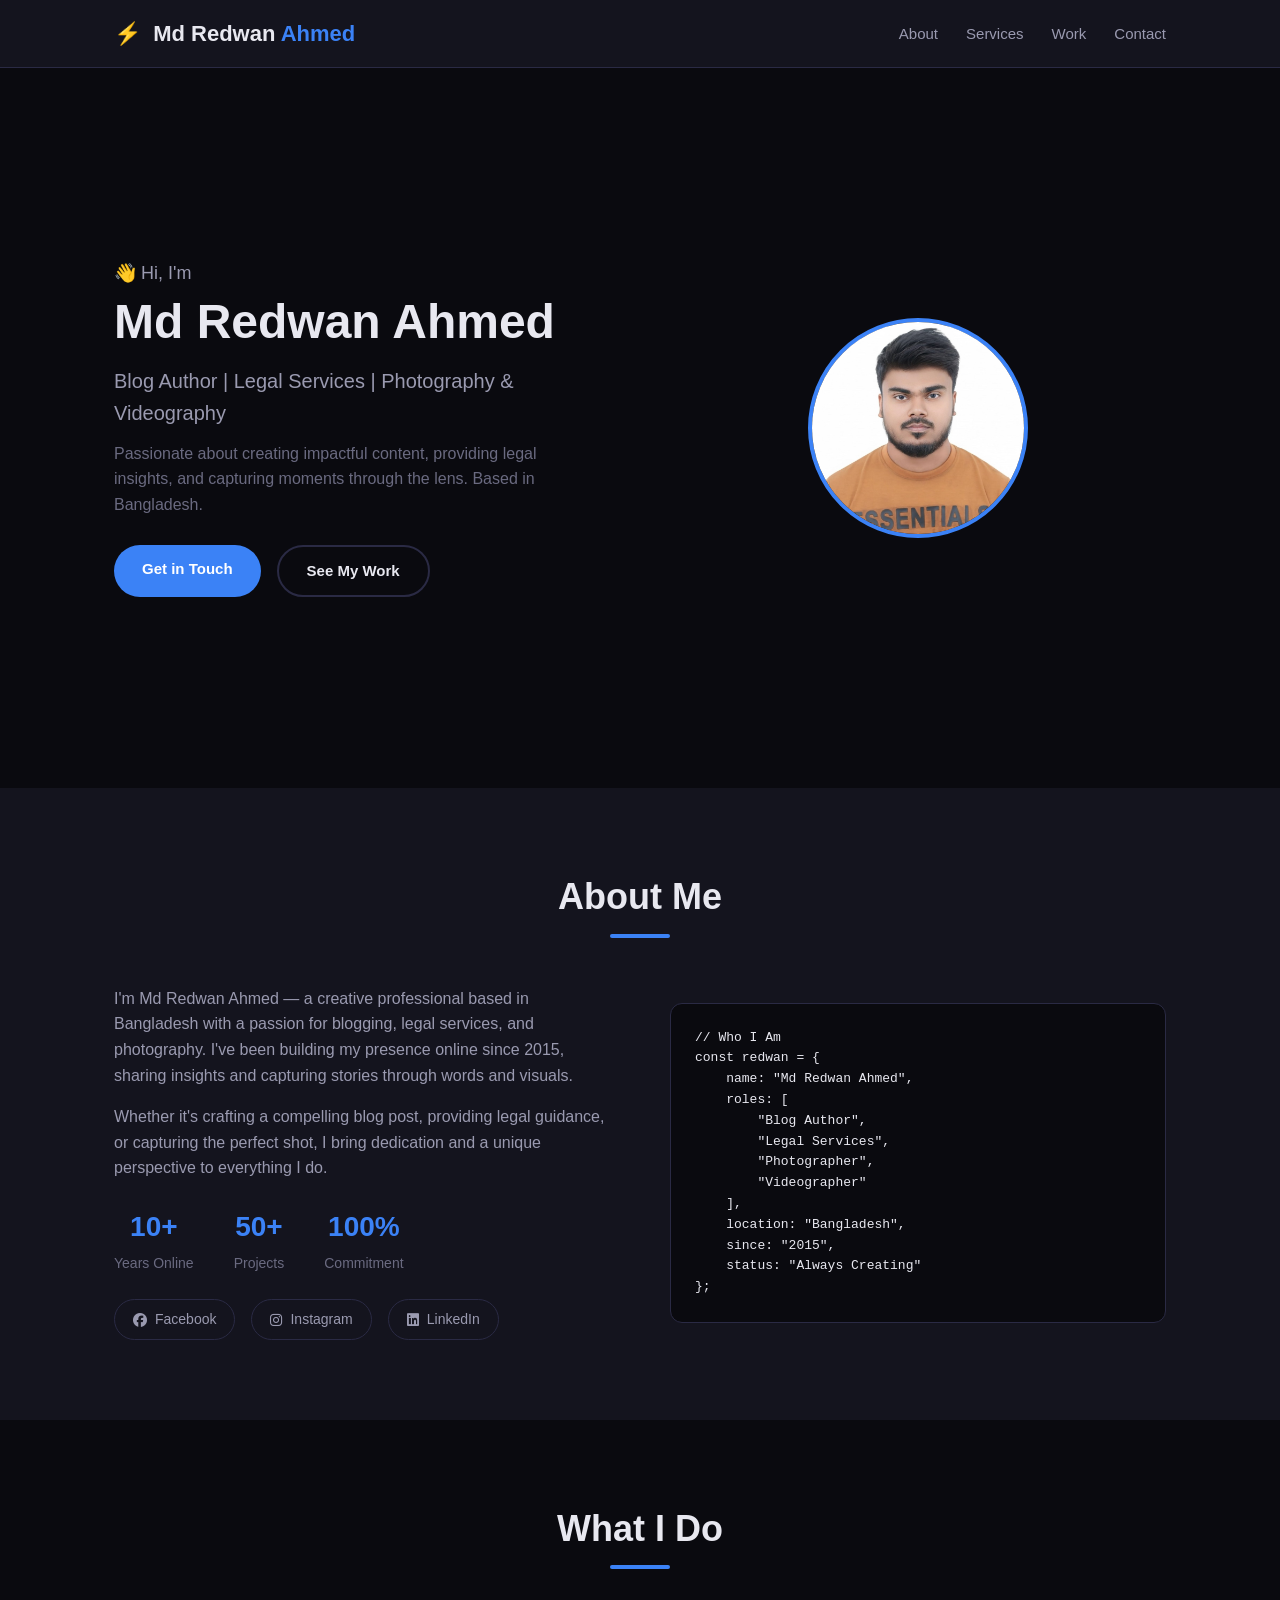
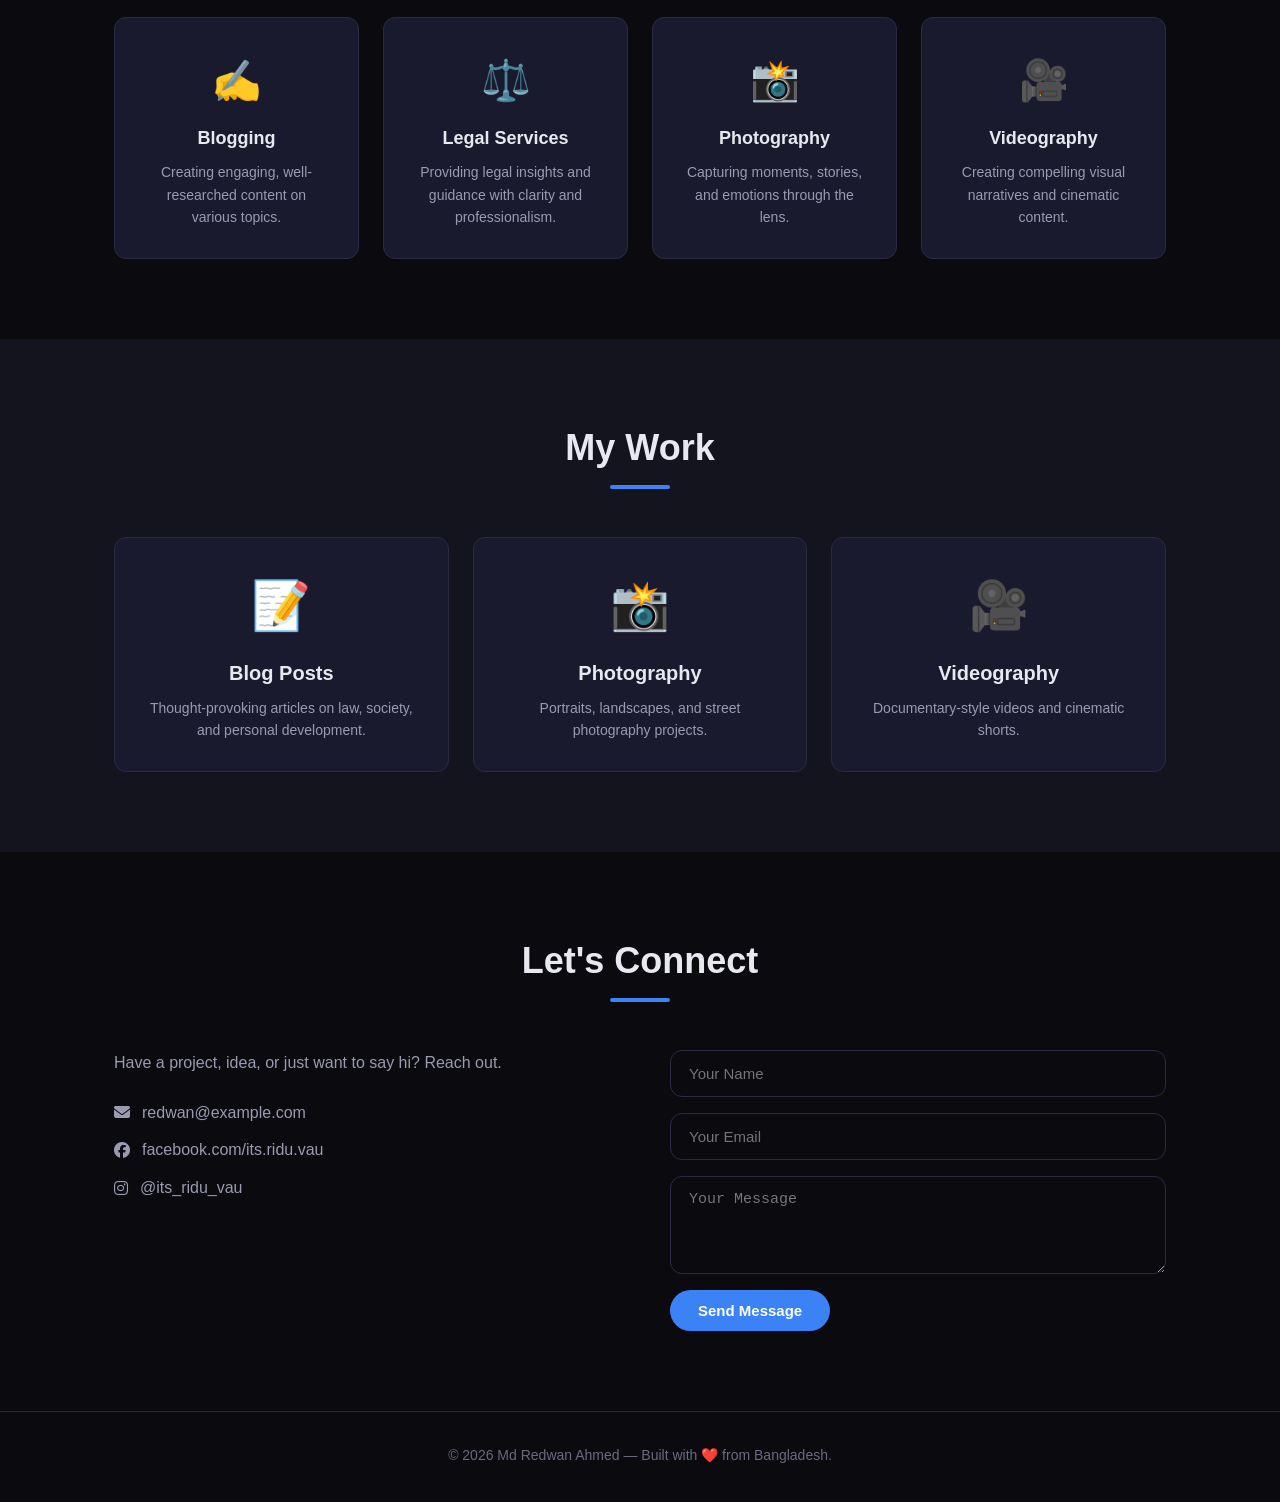
<file: index.html>
<!DOCTYPE html>
<html lang="en">
<head>
    <meta charset="UTF-8" />
    <meta name="viewport" content="width=device-width, initial-scale=1.0" />
    <title>Md Redwan Ahmed — Portfolio</title>
    <link rel="stylesheet" href="style.css" />
    <link rel="stylesheet" href="https://cdnjs.cloudflare.com/ajax/libs/font-awesome/6.5.1/css/all.min.css" />
</head>
<body>

    <!-- ===== HEADER ===== -->
    <header class="header">
        <nav class="container nav">
            <div class="logo">
                <span class="logo-icon">⚡</span>
                <span class="logo-text">Md Redwan <span class="highlight">Ahmed</span></span>
            </div>
            <ul class="nav-links" id="navLinks">
                <li><a href="#about">About</a></li>
                <li><a href="#services">Services</a></li>
                <li><a href="#work">Work</a></li>
                <li><a href="#contact">Contact</a></li>
            </ul>
            <div class="hamburger" id="hamburger">
                <span></span>
                <span></span>
                <span></span>
            </div>
        </nav>
    </header>

    <!-- ===== HERO ===== -->
    <section class="hero" id="hero">
        <div class="container hero-content">
            <div class="hero-text">
                <span class="hero-greeting">👋 Hi, I'm</span>
                <h1>Md Redwan Ahmed</h1>
                <p class="hero-tagline">Blog Author | Legal Services | Photography & Videography</p>
                <p class="hero-description">
                    Passionate about creating impactful content, providing legal insights, 
                    and capturing moments through the lens. Based in Bangladesh.
                </p>
                <div class="hero-buttons">
                    <a href="#contact" class="btn btn-primary">Get in Touch</a>
                    <a href="#work" class="btn btn-secondary">See My Work</a>
                </div>
            </div>
            <div class="hero-image">
                <img src="profile.jpg" alt="Md Redwan Ahmed" class="profile-image" />
            </div>
        </div>
    </section>

    <!-- ===== ABOUT ===== -->
    <section class="about" id="about">
        <div class="container">
            <h2 class="section-title">About Me</h2>
            <div class="about-grid">
                <div class="about-text">
                    <p>
                        I'm Md Redwan Ahmed — a creative professional based in Bangladesh with a passion for 
                        blogging, legal services, and photography. I've been building my presence online since 2015, 
                        sharing insights and capturing stories through words and visuals.
                    </p>
                    <p>
                        Whether it's crafting a compelling blog post, providing legal guidance, or 
                        capturing the perfect shot, I bring dedication and a unique perspective to everything I do.
                    </p>
                    <div class="about-stats">
                        <div class="stat">
                            <span class="stat-number">10+</span>
                            <span class="stat-label">Years Online</span>
                        </div>
                        <div class="stat">
                            <span class="stat-number">50+</span>
                            <span class="stat-label">Projects</span>
                        </div>
                        <div class="stat">
                            <span class="stat-number">100%</span>
                            <span class="stat-label">Commitment</span>
                        </div>
                    </div>
                    <div class="about-social">
                        <a href="https://www.facebook.com/its.ridu.vau" target="_blank" class="social-link">
                            <i class="fab fa-facebook"></i> Facebook
                        </a>
                        <a href="#" class="social-link">
                            <i class="fab fa-instagram"></i> Instagram
                        </a>
                        <a href="#" class="social-link">
                            <i class="fab fa-linkedin"></i> LinkedIn
                        </a>
                    </div>
                </div>
                <div class="about-image">
                    <div class="code-block">
                        <pre>// Who I Am
const redwan = {
    name: "Md Redwan Ahmed",
    roles: [
        "Blog Author",
        "Legal Services",
        "Photographer",
        "Videographer"
    ],
    location: "Bangladesh",
    since: "2015",
    status: "Always Creating"
};</pre>
                    </div>
                </div>
            </div>
        </div>
    </section>

    <!-- ===== SERVICES ===== -->
    <section class="services" id="services">
        <div class="container">
            <h2 class="section-title">What I Do</h2>
            <div class="services-grid">
                <div class="service-card">
                    <div class="service-icon">✍️</div>
                    <h3>Blogging</h3>
                    <p>Creating engaging, well-researched content on various topics.</p>
                </div>
                <div class="service-card">
                    <div class="service-icon">⚖️</div>
                    <h3>Legal Services</h3>
                    <p>Providing legal insights and guidance with clarity and professionalism.</p>
                </div>
                <div class="service-card">
                    <div class="service-icon">📸</div>
                    <h3>Photography</h3>
                    <p>Capturing moments, stories, and emotions through the lens.</p>
                </div>
                <div class="service-card">
                    <div class="service-icon">🎥</div>
                    <h3>Videography</h3>
                    <p>Creating compelling visual narratives and cinematic content.</p>
                </div>
            </div>
        </div>
    </section>

    <!-- ===== WORK ===== -->
    <section class="work" id="work">
        <div class="container">
            <h2 class="section-title">My Work</h2>
            <div class="work-grid">
                <div class="work-item">
                    <div class="work-placeholder">📝</div>
                    <h3>Blog Posts</h3>
                    <p>Thought-provoking articles on law, society, and personal development.</p>
                </div>
                <div class="work-item">
                    <div class="work-placeholder">📸</div>
                    <h3>Photography</h3>
                    <p>Portraits, landscapes, and street photography projects.</p>
                </div>
                <div class="work-item">
                    <div class="work-placeholder">🎥</div>
                    <h3>Videography</h3>
                    <p>Documentary-style videos and cinematic shorts.</p>
                </div>
            </div>
        </div>
    </section>

    <!-- ===== CONTACT ===== -->
    <section class="contact" id="contact">
        <div class="container">
            <h2 class="section-title">Let's Connect</h2>
            <div class="contact-content">
                <div class="contact-info">
                    <p>Have a project, idea, or just want to say hi? Reach out.</p>
                    <ul class="contact-links">
                        <li><i class="fas fa-envelope"></i> redwan@example.com</li>
                        <li><i class="fab fa-facebook"></i> <a href="https://www.facebook.com/its.ridu.vau" target="_blank">facebook.com/its.ridu.vau</a></li>
                        <li><i class="fab fa-instagram"></i> <a href="#">@its_ridu_vau</a></li>
                    </ul>
                </div>
                <form class="contact-form" id="contactForm">
                    <input type="text" placeholder="Your Name" required />
                    <input type="email" placeholder="Your Email" required />
                    <textarea rows="4" placeholder="Your Message" required></textarea>
                    <button type="submit" class="btn btn-primary">Send Message</button>
                </form>
            </div>
        </div>
    </section>

    <!-- ===== FOOTER ===== -->
    <footer class="footer">
        <div class="container">
            <p>© 2026 Md Redwan Ahmed — Built with ❤️ from Bangladesh.</p>
        </div>
    </footer>

    <script src="main.js"></script>
</body>
</html>
</file>
<file: style.css>
* {
    margin: 0;
    padding: 0;
    box-sizing: border-box;
}

:root {
    --bg-primary: #0a0a0f;
    --bg-secondary: #14141e;
    --bg-card: #1a1a2e;
    --text-primary: #e8e8f0;
    --text-secondary: #9a9ab0;
    --text-muted: #6a6a80;
    --border-color: #2a2a44;
    --accent: #3b82f6;
    --accent-hover: #2563eb;
    --radius: 12px;
    --transition: 0.3s ease;
}

html {
    scroll-behavior: smooth;
}

body {
    font-family: -apple-system, BlinkMacSystemFont, 'Segoe UI', Roboto, sans-serif;
    background: var(--bg-primary);
    color: var(--text-primary);
    line-height: 1.6;
}

.container {
    max-width: 1100px;
    margin: 0 auto;
    padding: 0 24px;
}

.header {
    padding: 16px 0;
    border-bottom: 1px solid var(--border-color);
    background: var(--bg-secondary);
    position: sticky;
    top: 0;
    z-index: 100;
    backdrop-filter: blur(10px);
}

.nav {
    display: flex;
    justify-content: space-between;
    align-items: center;
}

.logo {
    font-size: 22px;
    font-weight: 800;
}

.logo-icon {
    margin-right: 6px;
}

.highlight {
    color: var(--accent);
}

.nav-links {
    display: flex;
    list-style: none;
    gap: 28px;
}

.nav-links a {
    color: var(--text-secondary);
    text-decoration: none;
    font-size: 15px;
    transition: var(--transition);
}

.nav-links a:hover {
    color: var(--text-primary);
}

.hamburger {
    display: none;
    flex-direction: column;
    gap: 5px;
    cursor: pointer;
}

.hamburger span {
    display: block;
    width: 25px;
    height: 2px;
    background: var(--text-primary);
    transition: var(--transition);
}

.hero {
    padding: 80px 0;
    min-height: 80vh;
    display: flex;
    align-items: center;
}

.hero-content {
    display: grid;
    grid-template-columns: 1fr 1fr;
    gap: 60px;
    align-items: center;
}

.hero-greeting {
    font-size: 18px;
    color: var(--text-secondary);
    display: block;
    margin-bottom: 8px;
}

.hero h1 {
    font-size: 48px;
    font-weight: 900;
    line-height: 1.1;
    margin-bottom: 16px;
}

.hero-tagline {
    font-size: 20px;
    color: var(--text-secondary);
    margin-bottom: 12px;
}

.hero-description {
    color: var(--text-muted);
    font-size: 16px;
    max-width: 450px;
    margin-bottom: 28px;
}

.hero-buttons {
    display: flex;
    gap: 16px;
    flex-wrap: wrap;
}

.btn {
    padding: 12px 28px;
    border-radius: 50px;
    text-decoration: none;
    font-weight: 600;
    transition: var(--transition);
    display: inline-block;
    border: none;
    cursor: pointer;
    font-size: 15px;
}

.btn-primary {
    background: var(--accent);
    color: #fff;
}

.btn-primary:hover {
    background: var(--accent-hover);
    transform: translateY(-2px);
}

.btn-secondary {
    border: 2px solid var(--border-color);
    color: var(--text-primary);
}

.btn-secondary:hover {
    border-color: var(--accent);
    color: var(--text-primary);
}

.profile-image {
    width: 220px;
    height: 220px;
    border-radius: 50%;
    object-fit: cover;
    border: 4px solid var(--accent);
    display: block;
    margin: 0 auto;
}

.section-title {
    font-size: 36px;
    font-weight: 800;
    text-align: center;
    margin-bottom: 48px;
}

.section-title::after {
    content: '';
    display: block;
    width: 60px;
    height: 4px;
    background: var(--accent);
    margin: 8px auto 0;
    border-radius: 2px;
}

.about {
    padding: 80px 0;
    background: var(--bg-secondary);
}

.about-grid {
    display: grid;
    grid-template-columns: 1fr 1fr;
    gap: 60px;
    align-items: center;
}

.about-text p {
    color: var(--text-secondary);
    font-size: 16px;
    margin-bottom: 16px;
}

.about-stats {
    display: flex;
    gap: 40px;
    margin-top: 24px;
}

.stat {
    text-align: center;
}

.stat-number {
    display: block;
    font-size: 28px;
    font-weight: 800;
    color: var(--accent);
}

.stat-label {
    font-size: 14px;
    color: var(--text-muted);
}

.about-social {
    display: flex;
    gap: 16px;
    margin-top: 24px;
    flex-wrap: wrap;
}

.social-link {
    display: inline-flex;
    align-items: center;
    gap: 8px;
    color: var(--text-secondary);
    text-decoration: none;
    padding: 8px 18px;
    border: 1px solid var(--border-color);
    border-radius: 50px;
    transition: var(--transition);
    font-size: 14px;
}

.social-link:hover {
    border-color: var(--accent);
    color: var(--text-primary);
}

.code-block {
    background: var(--bg-primary);
    padding: 24px;
    border-radius: var(--radius);
    border: 1px solid var(--border-color);
    overflow-x: auto;
}

.code-block code {
    font-family: 'Courier New', monospace;
    font-size: 14px;
    color: #e8e8f0;
    line-height: 1.8;
    white-space: pre-wrap;
}

.code-comment {
    color: #6a6a80;
}

.code-keyword {
    color: #3b82f6;
}

.code-string {
    color: #34d399;
}

.services {
    padding: 80px 0;
}

.services-grid {
    display: grid;
    grid-template-columns: repeat(auto-fit, minmax(220px, 1fr));
    gap: 24px;
}

.service-card {
    background: var(--bg-card);
    padding: 30px;
    border-radius: var(--radius);
    border: 1px solid var(--border-color);
    text-align: center;
    transition: var(--transition);
}

.service-card:hover {
    border-color: var(--accent);
    transform: translateY(-4px);
}

.service-icon {
    font-size: 40px;
    margin-bottom: 12px;
}

.service-card h3 {
    font-size: 18px;
    margin-bottom: 8px;
}

.service-card p {
    color: var(--text-secondary);
    font-size: 14px;
}

.work {
    padding: 80px 0;
    background: var(--bg-secondary);
}

.work-grid {
    display: grid;
    grid-template-columns: repeat(auto-fit, minmax(260px, 1fr));
    gap: 24px;
}

.work-item {
    background: var(--bg-card);
    padding: 30px;
    border-radius: var(--radius);
    border: 1px solid var(--border-color);
    text-align: center;
    transition: var(--transition);
}

.work-item:hover {
    border-color: var(--accent);
    transform: translateY(-4px);
}

.work-placeholder {
    font-size: 48px;
    margin-bottom: 12px;
}

.work-item h3 {
    font-size: 20px;
    margin-bottom: 8px;
}

.work-item p {
    color: var(--text-secondary);
    font-size: 14px;
}

.contact {
    padding: 80px 0;
}

.contact-content {
    display: grid;
    grid-template-columns: 1fr 1fr;
    gap: 60px;
}

.contact-info p {
    color: var(--text-secondary);
    font-size: 16px;
    margin-bottom: 24px;
}

.contact-links {
    list-style: none;
}

.contact-links li {
    margin-bottom: 12px;
    color: var(--text-secondary);
    display: flex;
    align-items: center;
    gap: 12px;
}

.contact-links a {
    color: var(--text-secondary);
    text-decoration: none;
    transition: var(--transition);
}

.contact-links a:hover {
    color: var(--accent);
}

.contact-form {
    display: flex;
    flex-direction: column;
    gap: 16px;
}

.contact-form input,
.contact-form textarea {
    padding: 14px 18px;
    border-radius: var(--radius);
    border: 1px solid var(--border-color);
    background: var(--bg-primary);
    color: var(--text-primary);
    font-size: 15px;
    transition: var(--transition);
}

.contact-form input:focus,
.contact-form textarea:focus {
    outline: none;
    border-color: var(--accent);
}

.contact-form button {
    align-self: flex-start;
}

.footer {
    padding: 32px 0;
    text-align: center;
    border-top: 1px solid var(--border-color);
    color: var(--text-muted);
    font-size: 14px;
}

@media (max-width: 768px) {
    .hero-content,
    .about-grid,
    .contact-content {
        grid-template-columns: 1fr;
        gap: 40px;
    }

    .hero h1 {
        font-size: 36px;
    }

    .hero {
        padding: 40px 0;
    }

    .profile-image {
        width: 150px;
        height: 150px;
    }

    .nav-links {
        display: none;
        flex-direction: column;
        gap: 16px;
        background: var(--bg-secondary);
        padding: 20px;
        border-radius: var(--radius);
        border: 1px solid var(--border-color);
        position: absolute;
        top: 70px;
        right: 24px;
        min-width: 180px;
    }

    .nav-links.open {
        display: flex;
    }

    .hamburger {
        display: flex;
    }

    .hamburger.active span:nth-child(1) {
        transform: rotate(45deg) translate(5px, 5px);
    }

    .hamburger.active span:nth-child(2) {
        opacity: 0;
    }

    .hamburger.active span:nth-child(3) {
        transform: rotate(-45deg) translate(5px, -5px);
    }

    .about-stats {
        gap: 20px;
    }

    .services-grid,
    .work-grid {
        grid-template-columns: 1fr;
    }

    .contact-form button {
        width: 100%;
    }

    .section-title {
        font-size: 28px;
    }

    .about-social {
        justify-content: center;
    }
}
</file>
